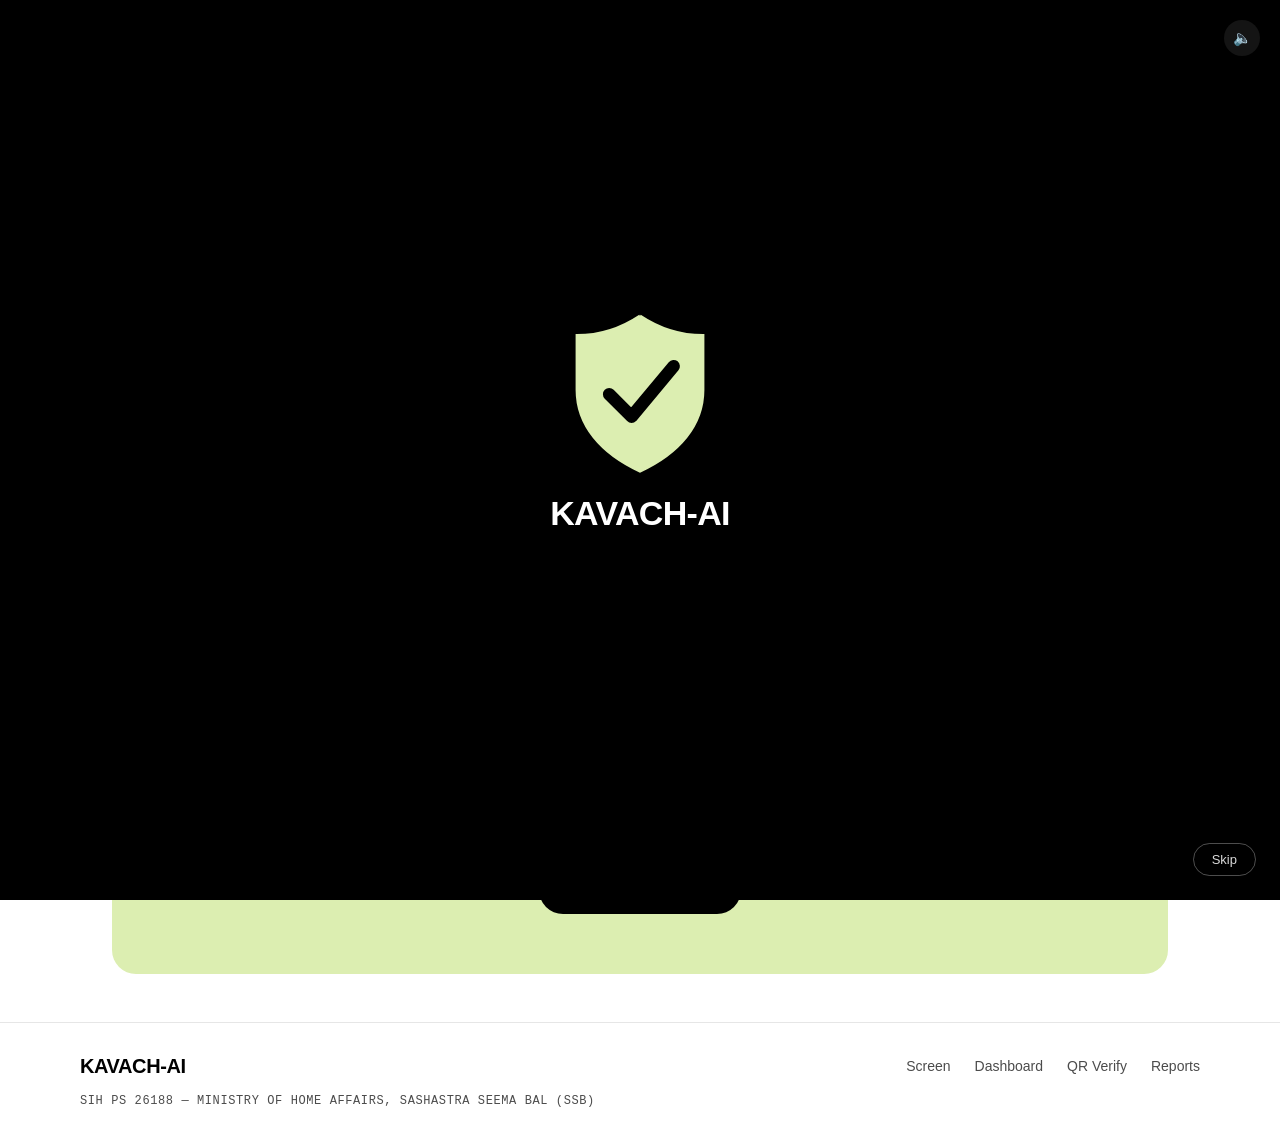
<file: frontend/index.html>
<!DOCTYPE html>
<html lang="en">
<head>
<meta charset="UTF-8">
<meta name="viewport" content="width=device-width, initial-scale=1.0">
<title>KAVACH-AI — AI Document Screening System</title>
<link rel="stylesheet" href="style.css">
<link rel="stylesheet" href="splash.css">
<link rel="manifest" href="manifest.json">
<script>
  if ("serviceWorker" in navigator) {
    navigator.serviceWorker.register("sw.js").catch(()=>{});
  }
</script>
</head>
<body>

  <!-- Splash Screen -->
  <div class="splash-overlay" id="kavachai-splash">
    <div class="splash-audio-toggle" id="splashAudioToggle">🔈</div>
    <div class="splash-content">
      <div class="shield-wrap" id="shieldWrap">
        <svg class="shield-svg" viewBox="0 0 100 115" width="140" height="161">
          <path id="shieldOutline" class="shield-outline" d="M50 2 C65 12,80 16,95 16 V55 C95 80,78 100,50 113 C22 100,5 80,5 55 V16 C20 16,35 12,50 2 Z" />
          <path id="shieldFill" class="shield-fill" d="M50 2 C65 12,80 16,95 16 V55 C95 80,78 100,50 113 C22 100,5 80,5 55 V16 C20 16,35 12,50 2 Z" />
          <polyline id="checkMark" class="check-mark" points="28,58 44,74 74,38" />
        </svg>
        <div class="scan-line" id="scanLine"></div>
      </div>
      <h1 class="wordmark-reveal" id="wordmarkReveal">KAVACH-AI</h1>
      <div class="divider-line" id="dividerLine"></div>
      <p class="subtitle-type" id="subtitleType"></p>
      <span class="status-dot" id="statusDot"></span>
    </div>
    <button class="splash-skip" id="splashSkip">Skip</button>
  </div>

  <!-- Top Nav -->
  <header class="top-nav">
    <div class="nav-left">
      <span class="wordmark">KAVACH-AI</span>
      <span class="eyebrow-pill">SIH PS 26188</span>
    </div>
    <nav class="nav-links">
      <a href="index.html" class="active">Screen</a>
      <a href="dashboard.html">Dashboard</a>
      <a href="qr.html">QR Verify</a>
      <a href="report.html">Reports</a>
    </nav>
    <div class="nav-cta">
      <button id="themeToggle" type="button" class="btn btn-secondary" onclick="toggleTheme()">🌙 Dark</button>
      <a href="dashboard.html" class="btn btn-secondary">View dashboard</a>
      <a href="#uploadSection" class="btn btn-primary">Start screening</a>
    </div>
  </header>

  <div class="marquee-strip">
    <span>MINISTRY OF HOME AFFAIRS&nbsp;&nbsp;&bull;&nbsp;&nbsp;SASHASTRA SEEMA BAL (SSB)&nbsp;&nbsp;&bull;&nbsp;&nbsp;AI-BASED FAKE IDENTITY &amp; DOCUMENT SCREENING&nbsp;&nbsp;&bull;&nbsp;&nbsp;</span>
  </div>

  <main>
    <section class="hero">
      <p class="eyebrow">DOCUMENT INTELLIGENCE</p>
      <h1 class="display-lg">Screen identity documents<br>in seconds, not shifts.</h1>
      <p class="body-lg hero-sub">OCR, tamper detection, face match, liveness and blockchain-backed audit — one upload, one clear risk verdict.</p>
    </section>

    <section class="color-block color-block-lime" id="uploadSection">
      <p class="eyebrow">STEP 1 &amp; 2</p>
      <h2 class="headline">Upload the document and a live photo</h2>
      <div class="upload-grid">
        <div class="card">
          <h3 class="card-title">Document</h3>
          <p class="body-sm muted">Passport, Visa, Aadhaar, or Driving Licence</p>
          <label class="file-drop" for="docInput"><span>Choose file</span></label>
          <input type="file" id="docInput" accept="image/*" hidden>
          <img id="docPreview" class="preview" alt="Document preview">
        </div>
        <div class="card">
          <h3 class="card-title">Live photo</h3>
          <p class="body-sm muted">Upload a selfie or capture using the camera</p>
          <label class="file-drop" for="liveInput"><span>Choose file</span></label>
          <input type="file" id="liveInput" accept="image/*" hidden>
          <div class="camera-controls">
            <button id="startCameraBtn" type="button" class="btn btn-icon-text">Open camera</button>
            <button id="captureBtn" type="button" class="btn btn-icon-text" disabled>Capture</button>
          </div>
          <video id="video" class="preview" autoplay playsinline style="display:none;"></video>
          <canvas id="canvas" style="display:none;"></canvas>
          <img id="livePreview" class="preview" alt="Live photo preview">
        </div>
      </div>
      <div class="analyze-bar">
        <button id="analyzeBtn" type="button" class="btn btn-primary btn-lg">Analyze document</button>
        <span id="statusText" class="caption"></span>
      </div>
    </section>

    <section id="resultsSection" class="results-section" style="display:none;">
      <p class="eyebrow">RESULT</p>
      <h2 class="headline">Screening results</h2>
      <div class="results-grid">
        <div class="card result-card">
          <p class="caption">RISK ASSESSMENT</p>
          <div class="gauge-container">
            <svg viewBox="0 0 120 120" width="140" height="140">
              <circle cx="60" cy="60" r="50" fill="none" stroke="#e6e6e6" stroke-width="8"/>
              <circle id="riskGaugeCircle" cx="60" cy="60" r="50" fill="none" stroke="#1a237e" stroke-width="8" stroke-linecap="round" stroke-dasharray="314" stroke-dashoffset="314" transform="rotate(-90 60 60)"/>
              <text id="riskGaugeText" x="60" y="60" text-anchor="middle" dominant-baseline="middle" font-size="20" font-weight="700">--</text>
            </svg>
          </div>
          <p class="body-sm muted">Score: <span id="riskScore">--</span> / 100</p>
        </div>
        <div class="card result-card">
          <p class="caption">DOCUMENT TYPE</p>
          <p class="card-value" id="documentType">--</p>
        </div>
        <div class="card result-card">
          <p class="caption">FACE MATCH</p>
          <p class="card-value" id="faceMatch">--</p>
          <p class="body-sm muted">Similarity: <span id="similarity">--</span></p>
        </div>
        <div class="card result-card">
          <p class="caption">LIVENESS</p>
          <p class="card-value" id="livenessResult">--</p>
        </div>
        <div class="card result-card">
          <p class="caption">TAMPER / NOISE</p>
          <p class="body-sm">Tamper: <span id="tamperScore">--</span></p>
          <p class="body-sm">Noise: <span id="noiseScore">--</span></p>
        </div>
        <div class="card result-card">
          <p class="caption">BLOCKCHAIN HASH</p>
          <p id="blockchainHash" class="mono-text">--</p>
        </div>
      </div>
      <div class="color-block color-block-mint">
        <h3 class="card-title">Extracted fields</h3>
        <pre id="extractedFields">--</pre>
      </div>
      <div class="color-block color-block-cream">
        <h3 class="card-title">Validation errors</h3>
        <ul id="errorsList" class="errors-list"></ul>
      </div>
      <div class="card">
        <h3 class="card-title">Tamper heatmap</h3>
        <img id="heatmapImage" class="preview" alt="Tamper heatmap">
      </div>
      <div class="links-row">
        <a id="pdfLink" href="#" target="_blank" class="btn btn-secondary">Download PDF report</a>
        <a id="qrLink" href="#" target="_blank" class="btn btn-secondary">View QR code</a>
      </div>
    </section>
  </main>

  <footer class="footer">
    <div class="footer-top">
      <span class="wordmark">KAVACH-AI</span>
      <div class="footer-links">
        <a href="index.html">Screen</a>
        <a href="dashboard.html">Dashboard</a>
        <a href="qr.html">QR Verify</a>
        <a href="report.html">Reports</a>
      </div>
    </div>
    <p class="caption footer-note">SIH PS 26188 — MINISTRY OF HOME AFFAIRS, SASHASTRA SEEMA BAL (SSB)</p>
  </footer>

  <!-- SAHARA (chat inside widget) -->
  <div class="sahara-widget" id="saharaWidget">
    <button class="sahara-float" onclick="toggleSaharaChat()">🤖</button>
    <div class="sahara-chat" id="saharaChatWindow" style="display:none;">
      <div class="sahara-header">
        <span>🤖 SAHARA Assistant</span>
        <button onclick="toggleSaharaChat()" style="background:none;border:none;color:#fff;cursor:pointer;font-size:18px;">✕</button>
      </div>
      <div class="sahara-messages" id="saharaMessages">
        <div class="sahara-msg bot">Hello! Main SAHARA hoon — KAVACH-AI ki assistant. Kuch bhi puchho.</div>
      </div>
      <div class="sahara-input-row">
        <input type="text" id="saharaInput" placeholder="App ke baare mein puchho...">
        <button onclick="sendSaharaMessage()">Send</button>
      </div>
    </div>
  </div>

  <script src="splash.js"></script>
  <script src="script.js"></script>
  <script src="sahara.js"></script>
</body>
</html>
</file>
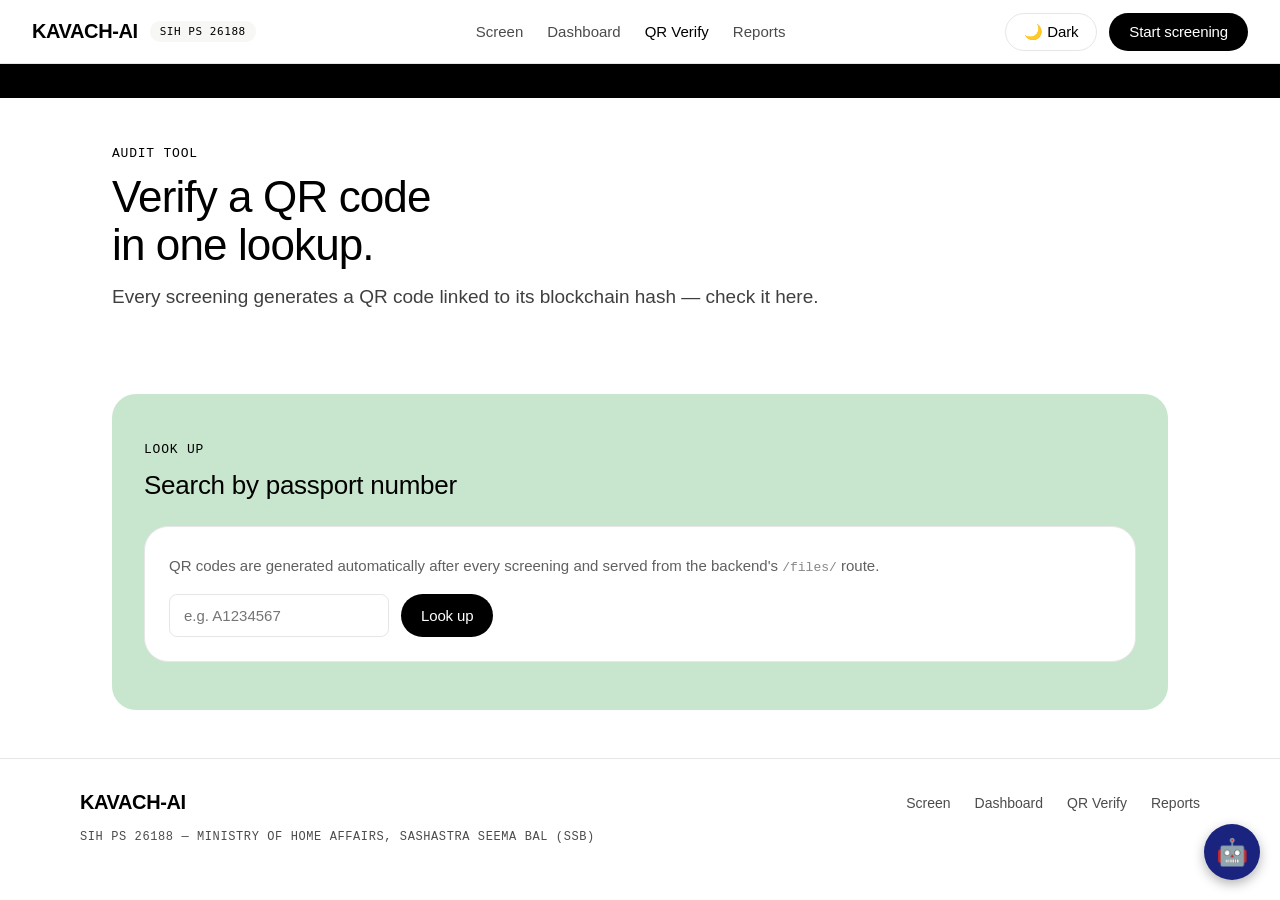
<file: frontend/qr.html>
<!DOCTYPE html>
<html lang="en">
<head>
<meta charset="UTF-8">
<meta name="viewport" content="width=device-width, initial-scale=1.0">
<title>QR Verify - KAVACH-AI</title>
<link rel="stylesheet" href="style.css">
</head>
<body>

  <header class="top-nav">
    <div class="nav-left">
      <span class="wordmark">KAVACH-AI</span>
      <span class="eyebrow-pill">SIH PS 26188</span>
    </div>
    <nav class="nav-links">
      <a href="index.html">Screen</a>
      <a href="dashboard.html">Dashboard</a>
      <a href="qr.html" class="active">QR Verify</a>
      <a href="report.html">Reports</a>
    </nav>
    <div class="nav-cta">
      <button id="themeToggle" type="button" class="btn btn-secondary" onclick="toggleTheme()">🌙 Dark</button>
      <a href="index.html" class="btn btn-primary">Start screening</a>
    </div>
  </header>

  <div class="marquee-strip">
    <span>MINISTRY OF HOME AFFAIRS&nbsp;&nbsp;&bull;&nbsp;&nbsp;SASHASTRA SEEMA BAL (SSB)&nbsp;&nbsp;&bull;&nbsp;&nbsp;AI-BASED FAKE IDENTITY &amp; DOCUMENT SCREENING&nbsp;&nbsp;&bull;&nbsp;&nbsp;</span>
  </div>

  <main>
    <section class="hero">
      <p class="eyebrow">AUDIT TOOL</p>
      <h1 class="display-lg" style="font-size:44px;">Verify a QR code<br>in one lookup.</h1>
      <p class="body-lg hero-sub">Every screening generates a QR code linked to its blockchain hash — check it here.</p>
    </section>

    <section class="color-block color-block-mint">
      <p class="eyebrow">LOOK UP</p>
      <h2 class="headline">Search by passport number</h2>
      <div class="card">
        <p class="body-sm muted">QR codes are generated automatically after every screening and served from the backend's <span class="mono-text">/files/</span> route.</p>
        <div style="display:flex; gap: var(--sp-sm); flex-wrap: wrap; margin-top: var(--sp-md);">
          <input type="text" id="passportInput" placeholder="e.g. A1234567" class="text-input">
          <button id="lookupBtn" type="button" class="btn btn-primary">Look up</button>
        </div>
      </div>
    </section>

    <section id="qrResultCard" style="display:none; margin-bottom: var(--sp-xxl);">
      <p class="eyebrow">RESULT</p>
      <h2 class="headline">QR code</h2>
      <div class="card" style="max-width:320px;">
        <img id="qrImage" class="preview" alt="QR Code" style="max-width:250px;">
        <p id="qrStatus" class="body-sm"></p>
      </div>
    </section>
  </main>

  <footer class="footer">
    <div class="footer-top">
      <span class="wordmark">KAVACH-AI</span>
      <div class="footer-links">
        <a href="index.html">Screen</a>
        <a href="dashboard.html">Dashboard</a>
        <a href="qr.html">QR Verify</a>
        <a href="report.html">Reports</a>
      </div>
    </div>
    <p class="caption footer-note">SIH PS 26188 — MINISTRY OF HOME AFFAIRS, SASHASTRA SEEMA BAL (SSB)</p>
  </footer>

  <!-- SAHARA (chat inside widget) -->
  <div class="sahara-widget" id="saharaWidget">
    <button class="sahara-float" onclick="toggleSaharaChat()">🤖</button>
    <div class="sahara-chat" id="saharaChatWindow" style="display:none;">
      <div class="sahara-header">
        <span>🤖 SAHARA Assistant</span>
        <button onclick="toggleSaharaChat()" style="background:none;border:none;color:#fff;cursor:pointer;font-size:18px;">✕</button>
      </div>
      <div class="sahara-messages" id="saharaMessages">
        <div class="sahara-msg bot">Hello! Main SAHARA hoon — KAVACH-AI ki assistant. Kuch bhi puchho.</div>
      </div>
      <div class="sahara-input-row">
        <input type="text" id="saharaInput" placeholder="App ke baare mein puchho...">
        <button onclick="sendSaharaMessage()">Send</button>
      </div>
    </div>
  </div>

  <script>
    const BACKEND_URL = "http://localhost:8000";
    document.getElementById("lookupBtn").addEventListener("click", () => {
      const pn = document.getElementById("passportInput").value.trim();
      if(!pn){ alert("Please enter a passport number."); return; }
      const qrCard=document.getElementById("qrResultCard"), qrImage=document.getElementById("qrImage"), qrStatus=document.getElementById("qrStatus");
      const qrUrl=`${BACKEND_URL}/files/qr_${pn}.png`;
      qrImage.onload=()=>{qrStatus.textContent="QR code found.";};
      qrImage.onerror=()=>{qrStatus.textContent="No QR code found for this passport number. Run a screening first.";};
      qrImage.src=qrUrl; qrCard.style.display="block";
    });
    function toggleTheme(){const h=document.documentElement,b=document.getElementById("themeToggle");if(h.getAttribute("data-theme")==="dark"){h.removeAttribute("data-theme");if(b)b.textContent="🌙 Dark";localStorage.setItem("theme","light");}else{h.setAttribute("data-theme","dark");if(b)b.textContent="☀️ Light";localStorage.setItem("theme","dark");}}
    function initTheme(){const s=localStorage.getItem("theme"),b=document.getElementById("themeToggle");if(s==="dark"){document.documentElement.setAttribute("data-theme","dark");if(b)b.textContent="☀️ Light";}}
    document.addEventListener("DOMContentLoaded", initTheme);
  </script>
  <script src="sahara.js"></script>
</body>
</html>
</file>
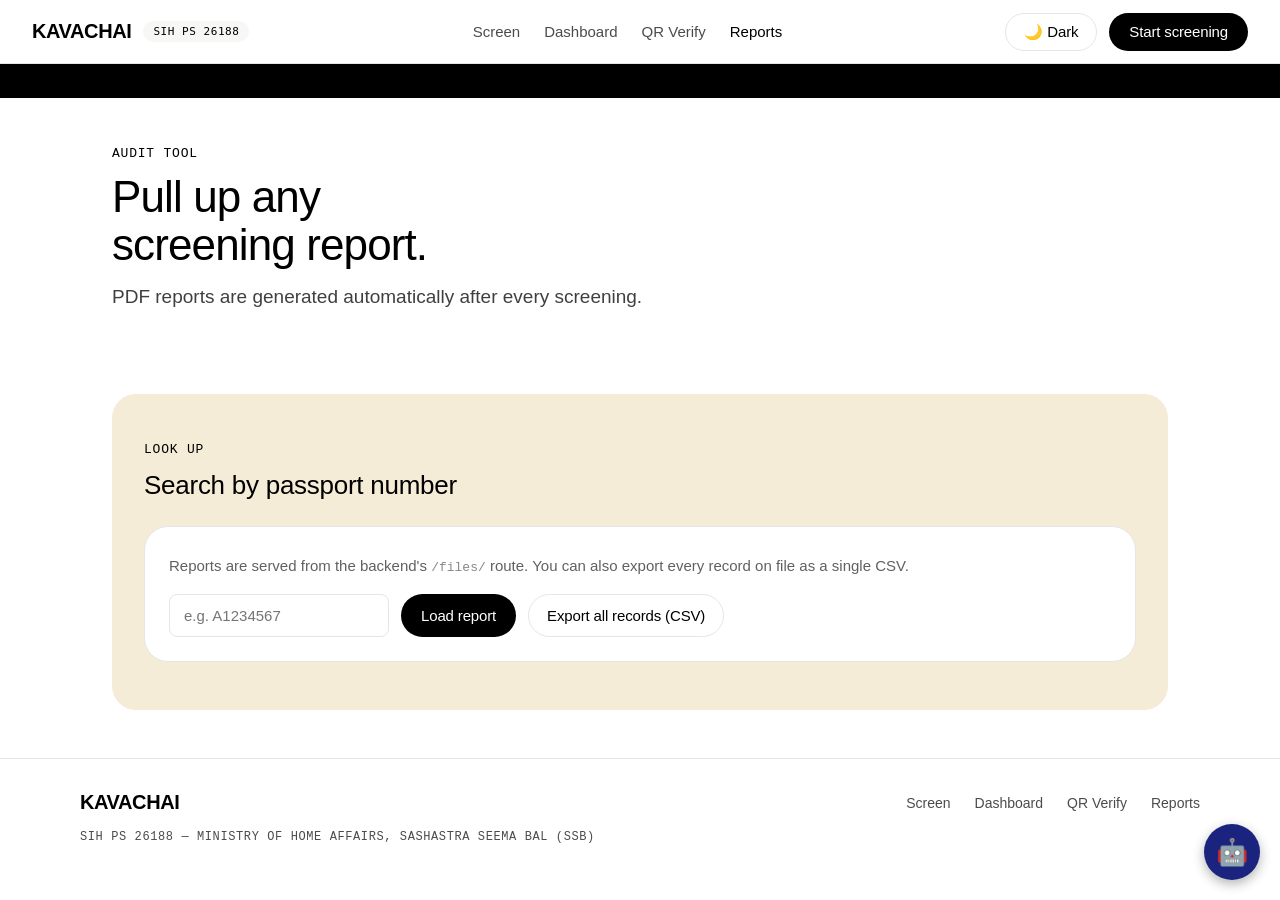
<file: frontend/report.html>
<!DOCTYPE html>
<html lang="en">
<head>
<meta charset="UTF-8">
<meta name="viewport" content="width=device-width, initial-scale=1.0">
<title>Reports - KAVACH-AI</title>
<link rel="stylesheet" href="style.css">
</head>
<body>

  <header class="top-nav">
    <div class="nav-left">
      <span class="wordmark">KAVACHAI</span>
      <span class="eyebrow-pill">SIH PS 26188</span>
    </div>
    <nav class="nav-links">
      <a href="index.html">Screen</a>
      <a href="dashboard.html">Dashboard</a>
      <a href="qr.html">QR Verify</a>
      <a href="report.html" class="active">Reports</a>
    </nav>
    <div class="nav-cta">
      <button id="themeToggle" type="button" class="btn btn-secondary" onclick="toggleTheme()">🌙 Dark</button>
      <a href="index.html" class="btn btn-primary">Start screening</a>
    </div>
  </header>

  <div class="marquee-strip">
    <span>MINISTRY OF HOME AFFAIRS&nbsp;&nbsp;&bull;&nbsp;&nbsp;SASHASTRA SEEMA BAL (SSB)&nbsp;&nbsp;&bull;&nbsp;&nbsp;AI-BASED FAKE IDENTITY &amp; DOCUMENT SCREENING&nbsp;&nbsp;&bull;&nbsp;&nbsp;</span>
  </div>

  <main>
    <section class="hero">
      <p class="eyebrow">AUDIT TOOL</p>
      <h1 class="display-lg" style="font-size:44px;">Pull up any<br>screening report.</h1>
      <p class="body-lg hero-sub">PDF reports are generated automatically after every screening.</p>
    </section>

    <section class="color-block color-block-cream">
      <p class="eyebrow">LOOK UP</p>
      <h2 class="headline">Search by passport number</h2>
      <div class="card">
        <p class="body-sm muted">Reports are served from the backend's <span class="mono-text">/files/</span> route. You can also export every record on file as a single CSV.</p>
        <div style="display:flex; gap: var(--sp-sm); flex-wrap: wrap; margin-top: var(--sp-md);">
          <input type="text" id="passportInput" placeholder="e.g. A1234567" class="text-input">
          <button id="lookupBtn" type="button" class="btn btn-primary">Load report</button>
          <button id="exportCsvBtn" type="button" class="btn btn-secondary">Export all records (CSV)</button>
        </div>
      </div>
    </section>

    <section id="reportCard" style="display:none; margin-bottom: var(--sp-xxl);">
      <p class="eyebrow">RESULT</p>
      <h2 class="headline">Report preview</h2>
      <div class="card">
        <iframe id="reportFrame" style="width:100%; height:600px; border:1px solid var(--hairline); border-radius: var(--r-md);"></iframe>
        <p id="reportStatus" class="body-sm"></p>
      </div>
    </section>
  </main>

  <footer class="footer">
    <div class="footer-top">
      <span class="wordmark">KAVACHAI</span>
      <div class="footer-links">
        <a href="index.html">Screen</a>
        <a href="dashboard.html">Dashboard</a>
        <a href="qr.html">QR Verify</a>
        <a href="report.html">Reports</a>
      </div>
    </div>
    <p class="caption footer-note">SIH PS 26188 — MINISTRY OF HOME AFFAIRS, SASHASTRA SEEMA BAL (SSB)</p>
  </footer>

  <!-- SAHARA (chat inside widget) -->
  <div class="sahara-widget" id="saharaWidget">
    <button class="sahara-float" onclick="toggleSaharaChat()">🤖</button>
    <div class="sahara-chat" id="saharaChatWindow" style="display:none;">
      <div class="sahara-header">
        <span>🤖 SAHARA Assistant</span>
        <button onclick="toggleSaharaChat()" style="background:none;border:none;color:#fff;cursor:pointer;font-size:18px;">✕</button>
      </div>
      <div class="sahara-messages" id="saharaMessages">
        <div class="sahara-msg bot">Hello! Main SAHARA hoon — KAVACHAI ki assistant. Kuch bhi puchho.</div>
      </div>
      <div class="sahara-input-row">
        <input type="text" id="saharaInput" placeholder="App ke baare mein puchho...">
        <button onclick="sendSaharaMessage()">Send</button>
      </div>
    </div>
  </div>

  <script>
    const BACKEND_URL = "http://localhost:8000";
    document.getElementById("lookupBtn").addEventListener("click", () => {
      const pn=document.getElementById("passportInput").value.trim();
      if(!pn){ alert("Please enter a passport number."); return; }
      const rc=document.getElementById("reportCard"), rf=document.getElementById("reportFrame"), rs=document.getElementById("reportStatus");
      rf.src=`${BACKEND_URL}/files/report_${pn}.pdf`; rs.textContent=`Loading report for ${pn}...`; rc.style.display="block";
    });
    document.getElementById("exportCsvBtn").addEventListener("click", async () => {
      try{ const res=await fetch(`${BACKEND_URL}/export/csv`); const data=await res.json(); if(data.csv_path) window.open(BACKEND_URL+data.csv_path,"_blank"); }catch(err){ alert("Failed to export CSV: "+err.message); }
    });
    function toggleTheme(){const h=document.documentElement,b=document.getElementById("themeToggle");if(h.getAttribute("data-theme")==="dark"){h.removeAttribute("data-theme");if(b)b.textContent="🌙 Dark";localStorage.setItem("theme","light");}else{h.setAttribute("data-theme","dark");if(b)b.textContent="☀️ Light";localStorage.setItem("theme","dark");}}
    function initTheme(){const s=localStorage.getItem("theme"),b=document.getElementById("themeToggle");if(s==="dark"){document.documentElement.setAttribute("data-theme","dark");if(b)b.textContent="☀️ Light";}}
    document.addEventListener("DOMContentLoaded", initTheme);
  </script>
  <script src="sahara.js"></script>
</body>
</html>
</file>
<file: frontend/style.css>
/* ==========================================================
   AI Document Screening System
   Design language: editorial base + pastel color blocks
   ========================================================== */

:root {
  /* ---- colors ---- */
  --primary: #000000;
  --on-primary: #ffffff;
  --ink: #000000;
  --canvas: #ffffff;
  --hairline: #e6e6e6;
  --hairline-soft: #f1f1f1;
  --surface-soft: #f7f7f5;

  --block-lime: #dceeb1;
  --block-lilac: #c5b0f4;
  --block-cream: #f4ecd6;
  --block-pink: #efd4d4;
  --block-mint: #c8e6cd;
  --block-coral: #f3c9b6;
  --block-navy: #1f1d3d;
  --accent-magenta: #ff3d8b;
  --semantic-success: #1ea64a;
  --semantic-warning: #b5850a;
  --semantic-danger: #c0392b;

  /* ---- radius ---- */
  --r-xs: 2px;
  --r-sm: 6px;
  --r-md: 8px;
  --r-lg: 24px;
  --r-xl: 32px;
  --r-pill: 50px;
  --r-full: 9999px;

  /* ---- spacing ---- */
  --sp-xxs: 4px;
  --sp-xs: 8px;
  --sp-sm: 12px;
  --sp-md: 16px;
  --sp-lg: 24px;
  --sp-xl: 32px;
  --sp-xxl: 48px;
  --sp-section: 96px;
}

/* ---- DARK THEME OVERRIDES ---- */
[data-theme="dark"] {
  --primary: #1a237e;
  --on-primary: #ffffff;
  --ink: #e0e6ed;
  --canvas: #0a1628;
  --hairline: #2a3a5c;
  --hairline-soft: #1a2a4c;
  --surface-soft: #112240;
}

* {
  box-sizing: border-box;
}

body {
  margin: 0;
  background: var(--canvas);
  color: var(--ink);
  font-family: "Inter", "Segoe UI", Roboto, Arial, sans-serif;
  -webkit-font-smoothing: antialiased;
  transition: background 0.3s, color 0.3s;
}

a {
  color: inherit;
}

/* ---------- Type scale ---------- */
.eyebrow {
  font-family: "Roboto Mono", "Courier New", monospace;
  font-size: 13px;
  letter-spacing: 0.06em;
  text-transform: uppercase;
  margin: 0 0 var(--sp-sm) 0;
}

.caption {
  font-family: "Roboto Mono", "Courier New", monospace;
  font-size: 12px;
  letter-spacing: 0.05em;
  text-transform: uppercase;
  color: var(--ink);
  opacity: 0.7;
}

.display-lg {
  font-size: 56px;
  font-weight: 340;
  line-height: 1.08;
  letter-spacing: -0.02em;
  margin: 0 0 var(--sp-md) 0;
}

.headline {
  font-size: 26px;
  font-weight: 540;
  line-height: 1.3;
  letter-spacing: -0.01em;
  margin: 0 0 var(--sp-lg) 0;
}

.card-title {
  font-size: 20px;
  font-weight: 700;
  margin: 0 0 var(--sp-sm) 0;
}

.card-value {
  font-size: 20px;
  font-weight: 540;
  margin: var(--sp-xxs) 0;
}

.body-lg {
  font-size: 19px;
  font-weight: 330;
  line-height: 1.4;
}

.body-sm {
  font-size: 15px;
  font-weight: 330;
  line-height: 1.45;
  margin: 4px 0;
}

.muted {
  opacity: 0.62;
}

.mono-text {
  font-family: "Roboto Mono", "Courier New", monospace;
  font-size: 13px;
  word-break: break-all;
  opacity: 0.75;
}

/* ---------- top-nav ---------- */
.top-nav {
  position: sticky;
  top: 0;
  z-index: 20;
  background: var(--canvas);
  height: 64px;
  display: flex;
  align-items: center;
  justify-content: space-between;
  padding: 0 var(--sp-xl);
  border-bottom: 1px solid var(--hairline);
}

.nav-left {
  display: flex;
  align-items: center;
  gap: var(--sp-sm);
}

.wordmark {
  font-size: 20px;
  font-weight: 700;
  letter-spacing: -0.02em;
}

.eyebrow-pill {
  font-family: "Roboto Mono", monospace;
  font-size: 11px;
  letter-spacing: 0.05em;
  background: var(--surface-soft);
  padding: 4px 10px;
  border-radius: var(--r-pill);
}

.nav-links {
  display: flex;
  gap: var(--sp-lg);
}

.nav-links a {
  text-decoration: none;
  font-size: 15px;
  font-weight: 480;
  opacity: 0.7;
}

.nav-links a:hover,
.nav-links a.active {
  opacity: 1;
}

.nav-cta {
  display: flex;
  gap: var(--sp-sm);
}

/* ---------- marquee-strip ---------- */
.marquee-strip {
  background: var(--primary);
  color: var(--on-primary);
  height: 34px;
  display: flex;
  align-items: center;
  overflow: hidden;
  white-space: nowrap;
}

.marquee-strip span {
  font-family: "Roboto Mono", monospace;
  font-size: 12px;
  letter-spacing: 0.04em;
  padding-left: 100%;
  animation: scroll-left 22s linear infinite;
}

@keyframes scroll-left {
  from { transform: translateX(0); }
  to { transform: translateX(-100%); }
}

/* ---------- buttons ---------- */
.btn {
  display: inline-flex;
  align-items: center;
  justify-content: center;
  font-size: 15px;
  font-weight: 480;
  letter-spacing: -0.01em;
  text-decoration: none;
  border: none;
  cursor: pointer;
  border-radius: var(--r-pill);
  padding: 10px 20px;
  transition: transform 0.15s ease, opacity 0.15s ease;
}

.btn:hover {
  transform: translateY(-1px);
}

.btn:disabled {
  opacity: 0.35;
  cursor: not-allowed;
  transform: none;
}

.btn-primary {
  background: var(--primary);
  color: var(--on-primary);
}

.btn-secondary {
  background: var(--canvas);
  color: var(--ink);
  border: 1px solid var(--hairline);
  padding: 9px 18px;
}

.btn-icon-text {
  background: var(--surface-soft);
  color: var(--ink);
  border-radius: var(--r-full);
  padding: 8px 16px;
  font-size: 14px;
}

.btn-lg {
  padding: 14px 32px;
  font-size: 17px;
}

/* ---------- layout ---------- */
main {
  max-width: 1120px;
  margin: 0 auto;
  padding: 0 var(--sp-xl);
}

.hero {
  padding: var(--sp-xxl) 0 var(--sp-xl) 0;
  max-width: 720px;
}

.hero-sub {
  margin-top: var(--sp-md);
  opacity: 0.75;
}

/* ---------- color-block sections ---------- */
.color-block {
  border-radius: var(--r-lg);
  padding: var(--sp-xxl) var(--sp-xl);
  margin: var(--sp-xl) 0;
}

.color-block-lime   { background: var(--block-lime); }
.color-block-lilac  { background: var(--block-lilac); }
.color-block-cream  { background: var(--block-cream); }
.color-block-pink   { background: var(--block-pink); }
.color-block-mint   { background: var(--block-mint); }
.color-block-coral  { background: var(--block-coral); }
.color-block-navy   { background: var(--block-navy); color: #ffffff; }

@media (max-width: 768px) {
  .color-block {
    border-radius: 0;
    margin-left: calc(-1 * var(--sp-xl));
    margin-right: calc(-1 * var(--sp-xl));
    padding: var(--sp-xl) var(--sp-lg);
  }
}

/* ---------- upload grid & cards ---------- */
.upload-grid {
  display: grid;
  grid-template-columns: 1fr 1fr;
  gap: var(--sp-lg);
}

@media (max-width: 720px) {
  .upload-grid {
    grid-template-columns: 1fr;
  }
}

.card {
  background: var(--canvas);
  border: 1px solid var(--hairline);
  border-radius: var(--r-lg);
  padding: var(--sp-lg);
}

.text-input {
  font-family: inherit;
  font-size: 15px;
  padding: 12px 14px;
  border: 1px solid var(--hairline);
  border-radius: var(--r-md);
  background: var(--canvas);
  color: var(--ink);
  min-width: 220px;
}

.text-input:focus {
  outline: 2px solid var(--primary);
  outline-offset: 1px;
}

.file-drop {
  display: inline-flex;
  align-items: center;
  justify-content: center;
  background: var(--surface-soft);
  border: 1px dashed var(--hairline);
  border-radius: var(--r-md);
  padding: 14px;
  width: 100%;
  margin: var(--sp-sm) 0;
  cursor: pointer;
  font-size: 14px;
  font-weight: 480;
}

.file-drop:hover {
  background: var(--hairline-soft);
}

.preview {
  width: 100%;
  max-height: 240px;
  object-fit: contain;
  border-radius: var(--r-md);
  background: var(--surface-soft);
  margin-top: var(--sp-sm);
  display: block;
}

.camera-controls {
  display: flex;
  gap: var(--sp-xs);
  margin: var(--sp-sm) 0;
}

.analyze-bar {
  text-align: center;
  margin-top: var(--sp-xl);
}

.analyze-bar #statusText {
  display: block;
  margin-top: var(--sp-sm);
}

/* ---------- gauge ---------- */
.gauge-container {
  display: flex;
  justify-content: center;
  align-items: center;
  margin: 10px 0;
}

/* ---------- results ---------- */
.results-section {
  padding: var(--sp-xl) 0 var(--sp-xxl) 0;
}

.results-grid {
  display: grid;
  grid-template-columns: repeat(3, 1fr);
  gap: var(--sp-md);
  margin-bottom: var(--sp-lg);
}

@media (max-width: 900px) {
  .results-grid { grid-template-columns: repeat(2, 1fr); }
}

@media (max-width: 600px) {
  .results-grid { grid-template-columns: 1fr; }
}

.result-card {
  border-radius: var(--r-md);
}

.risk-badge {
  display: inline-block;
  padding: 6px 16px;
  border-radius: var(--r-pill);
  font-weight: 700;
  font-size: 14px;
  color: var(--on-primary);
  background: #999;
  margin: 4px 0;
}

.risk-badge.LOW { background: var(--semantic-success); }
.risk-badge.MEDIUM { background: var(--semantic-warning); color: #2b1e00; }
.risk-badge.HIGH { background: var(--semantic-danger); }

.errors-list {
  margin: 0;
  padding-left: 20px;
}

pre {
  background: rgba(255, 255, 255, 0.6);
  padding: var(--sp-md);
  border-radius: var(--r-md);
  overflow-x: auto;
  font-size: 13px;
  font-family: "Roboto Mono", monospace;
}

.links-row {
  display: flex;
  gap: var(--sp-md);
  margin-top: var(--sp-lg);
}

/* ---------- footer ---------- */
.footer {
  border-top: 1px solid var(--hairline);
  padding: var(--sp-xl) var(--sp-xl) var(--sp-lg);
  margin-top: var(--sp-xxl);
}

.footer-top {
  max-width: 1120px;
  margin: 0 auto;
  display: flex;
  justify-content: space-between;
  align-items: center;
  flex-wrap: wrap;
  gap: var(--sp-md);
}

.footer-links {
  display: flex;
  gap: var(--sp-lg);
}

.footer-links a {
  text-decoration: none;
  font-size: 14px;
  opacity: 0.7;
}

.footer-links a:hover {
  opacity: 1;
}

.footer-note {
  max-width: 1120px;
  margin: var(--sp-md) auto 0;
  text-align: left;
}

/* ---------- dashboard-specific ---------- */
.bar-chart {
  display: flex;
  align-items: flex-end;
  gap: var(--sp-lg);
  height: 220px;
  padding: var(--sp-lg) var(--sp-sm) 0;
}

.bar-wrap {
  flex: 1;
  display: flex;
  flex-direction: column;
  align-items: center;
}

.bar {
  width: 100%;
  border-radius: var(--r-sm) var(--r-sm) 0 0;
  position: relative;
  min-height: 4px;
  transition: height 0.4s ease;
}

.bar span {
  position: absolute;
  top: -22px;
  left: 0;
  right: 0;
  text-align: center;
  font-size: 13px;
  font-weight: 700;
}

.bar-label {
  text-align: center;
  font-size: 13px;
  opacity: 0.65;
  margin-top: var(--sp-xs);
}

.stats-grid {
  display: grid;
  grid-template-columns: repeat(4, 1fr);
  gap: var(--sp-md);
  margin-bottom: var(--sp-lg);
}

@media (max-width: 700px) {
  .stats-grid { grid-template-columns: repeat(2, 1fr); }
}

.stat-number {
  font-size: 28px;
  font-weight: 700;
}
/* ==========================================================
   SAHARA Floating Assistant Widget (fixed wrapper + absolute children)
   ========================================================== */

.sahara-widget {
  position: fixed;
  bottom: 20px;
  right: 20px;
  z-index: 999;
  width: 56px;
  height: 56px;
  transition: none;
  will-change: transform;
}

.sahara-float {
  position: absolute;
  bottom: 0;
  right: 0;
  width: 56px;
  height: 56px;
  border-radius: 50%;
  font-size: 26px;
  background: #1a237e;
  color: #ffffff;
  border: none;
  cursor: grab;
  box-shadow: 0 4px 12px rgba(0,0,0,0.3);
  user-select: none;
}

.sahara-float:active { cursor: grabbing; }

.sahara-chat {
  position: absolute;
  bottom: 70px;
  right: 0;
  width: 340px;
  height: 440px;
  background: #ffffff;
  border: 1px solid #e6e6e6;
  border-radius: 12px;
  flex-direction: column;
  overflow: hidden;
  box-shadow: 0 10px 30px rgba(0,0,0,0.2);
}

.sahara-header {
  display: flex;
  justify-content: space-between;
  align-items: center;
  padding: 12px 16px;
  background: #1a237e;
  color: #ffffff;
  font-weight: 600;
  font-size: 15px;
}

.sahara-messages {
  flex: 1;
  padding: 12px;
  overflow-y: auto;
  background: #f7f7f5;
}

.sahara-msg {
  margin-bottom: 8px;
  padding: 8px 12px;
  border-radius: 12px;
  max-width: 85%;
  font-size: 14px;
  line-height: 1.4;
}

.sahara-msg.user { background: #1a237e; color: #fff; margin-left: auto; }
.sahara-msg.bot  { background: #e6e6e6; color: #000; }

.sahara-input-row {
  display: flex;
  padding: 10px;
  border-top: 1px solid #e6e6e6;
  background: #ffffff;
}

.sahara-input-row input {
  flex: 1;
  padding: 8px 12px;
  border: 1px solid #e6e6e6;
  border-radius: 6px;
  font-size: 14px;
}

.sahara-input-row button {
  background: #1a237e;
  color: #ffffff;
  border: none;
  padding: 8px 14px;
  border-radius: 6px;
  margin-left: 6px;
  cursor: pointer;
  font-size: 14px;
}
</file>
<file: frontend/splash.css>
/* ==========================================================
   KAVACH-AI Splash Screen — animated shield logo reveal
   Pure CSS/JS, no video file needed.
   ========================================================== */

.splash-overlay {
  position: fixed;
  inset: 0;
  z-index: 9999;
  background: #000000;
  display: flex;
  align-items: center;
  justify-content: center;
  transition: opacity 0.6s ease, visibility 0.6s ease;
}

.splash-overlay.splash-hide {
  opacity: 0;
  visibility: hidden;
  pointer-events: none;
}

.splash-content {
  display: flex;
  flex-direction: column;
  align-items: center;
  text-align: center;
}

/* ---- shield + scan line ---- */
.shield-wrap {
  position: relative;
  width: 140px;
  height: 161px;
  overflow: visible;
}

.shield-svg {
  display: block;
}

.shield-outline {
  fill: none;
  stroke: #dceeb1;
  stroke-width: 2;
}

.shield-fill {
  fill: #dceeb1;
  clip-path: inset(0 100% 0 0);
  transition: clip-path 0.45s cubic-bezier(0.16, 1, 0.3, 1);
}

.shield-fill.reveal {
  clip-path: inset(0 0% 0 0);
}

.check-mark {
  fill: none;
  stroke: #000000;
  stroke-width: 9;
  stroke-linecap: round;
  stroke-linejoin: round;
  opacity: 0;
  transition: stroke-dashoffset 0.3s ease-out;
}

.check-mark.reveal {
  opacity: 1;
}

.shield-wrap.pulse {
  animation: shield-pulse 0.28s ease-out;
}

@keyframes shield-pulse {
  0%   { transform: scale(1); }
  50%  { transform: scale(1.06); }
  100% { transform: scale(1); }
}

.scan-line {
  position: absolute;
  top: -6px;
  left: -6px;
  width: 6px;
  height: calc(100% + 12px);
  background: #dceeb1;
  box-shadow: 0 0 12px 2px rgba(220, 238, 177, 0.8);
  opacity: 1;
  transition: transform 0.45s cubic-bezier(0.16, 1, 0.3, 1), opacity 0.2s ease-out 0.35s;
}

.scan-line.sweep {
  transform: translateX(152px);
  opacity: 0;
}

/* ---- wordmark ---- */
.wordmark-reveal {
  margin: 20px 0 0 0;
  font-family: "Inter", "Segoe UI", Roboto, Arial, sans-serif;
  font-size: 34px;
  font-weight: 800;
  letter-spacing: -0.02em;
  color: #ffffff;
  opacity: 0;
  transform: scale(1.1);
  transition: opacity 0.3s ease-out, transform 0.3s ease-out;
}

.wordmark-reveal.reveal {
  opacity: 1;
  transform: scale(1);
}

/* ---- divider ---- */
.divider-line {
  width: 0;
  height: 1px;
  background: rgba(255, 255, 255, 0.4);
  margin: 10px 0;
  transition: width 0.15s ease-out;
}

.divider-line.reveal {
  width: 70px;
}

/* ---- subtitle (typewriter) ---- */
.subtitle-type {
  font-family: "Roboto Mono", "Courier New", monospace;
  font-size: 12px;
  letter-spacing: 0.15em;
  text-transform: uppercase;
  color: rgba(255, 255, 255, 0.75);
  min-height: 14px;
  margin: 0;
}

/* ---- status dot ---- */
.status-dot {
  display: inline-block;
  width: 6px;
  height: 6px;
  border-radius: 50%;
  background: #dceeb1;
  margin-top: 14px;
  opacity: 0;
  transform: scale(1);
  transition: opacity 0.15s ease-out;
}

.status-dot.reveal {
  opacity: 1;
  animation: dot-pulse 0.5s ease-out;
}

@keyframes dot-pulse {
  0%   { transform: scale(1); box-shadow: 0 0 0 0 rgba(220, 238, 177, 0.6); }
  60%  { transform: scale(1.5); box-shadow: 0 0 0 6px rgba(220, 238, 177, 0); }
  100% { transform: scale(1); box-shadow: 0 0 0 0 rgba(220, 238, 177, 0); }
}

/* ---- controls ---- */
.splash-audio-toggle {
  position: absolute;
  top: 20px;
  right: 20px;
  width: 36px;
  height: 36px;
  border-radius: 50%;
  background: rgba(255, 255, 255, 0.08);
  color: #ffffff;
  display: flex;
  align-items: center;
  justify-content: center;
  cursor: pointer;
  font-size: 15px;
  user-select: none;
  transition: background 0.2s ease;
}

.splash-audio-toggle:hover {
  background: rgba(255, 255, 255, 0.18);
}

.splash-skip {
  position: absolute;
  bottom: 24px;
  right: 24px;
  background: transparent;
  border: 1px solid rgba(255, 255, 255, 0.3);
  color: rgba(255, 255, 255, 0.85);
  font-size: 13px;
  font-family: inherit;
  padding: 8px 18px;
  border-radius: 50px;
  cursor: pointer;
  transition: background 0.2s ease, border-color 0.2s ease;
}

.splash-skip:hover {
  background: rgba(255, 255, 255, 0.1);
  border-color: rgba(255, 255, 255, 0.6);
}

@media (max-width: 480px) {
  .shield-wrap { width: 110px; height: 126px; }
  .wordmark-reveal { font-size: 26px; }
}
</file>
